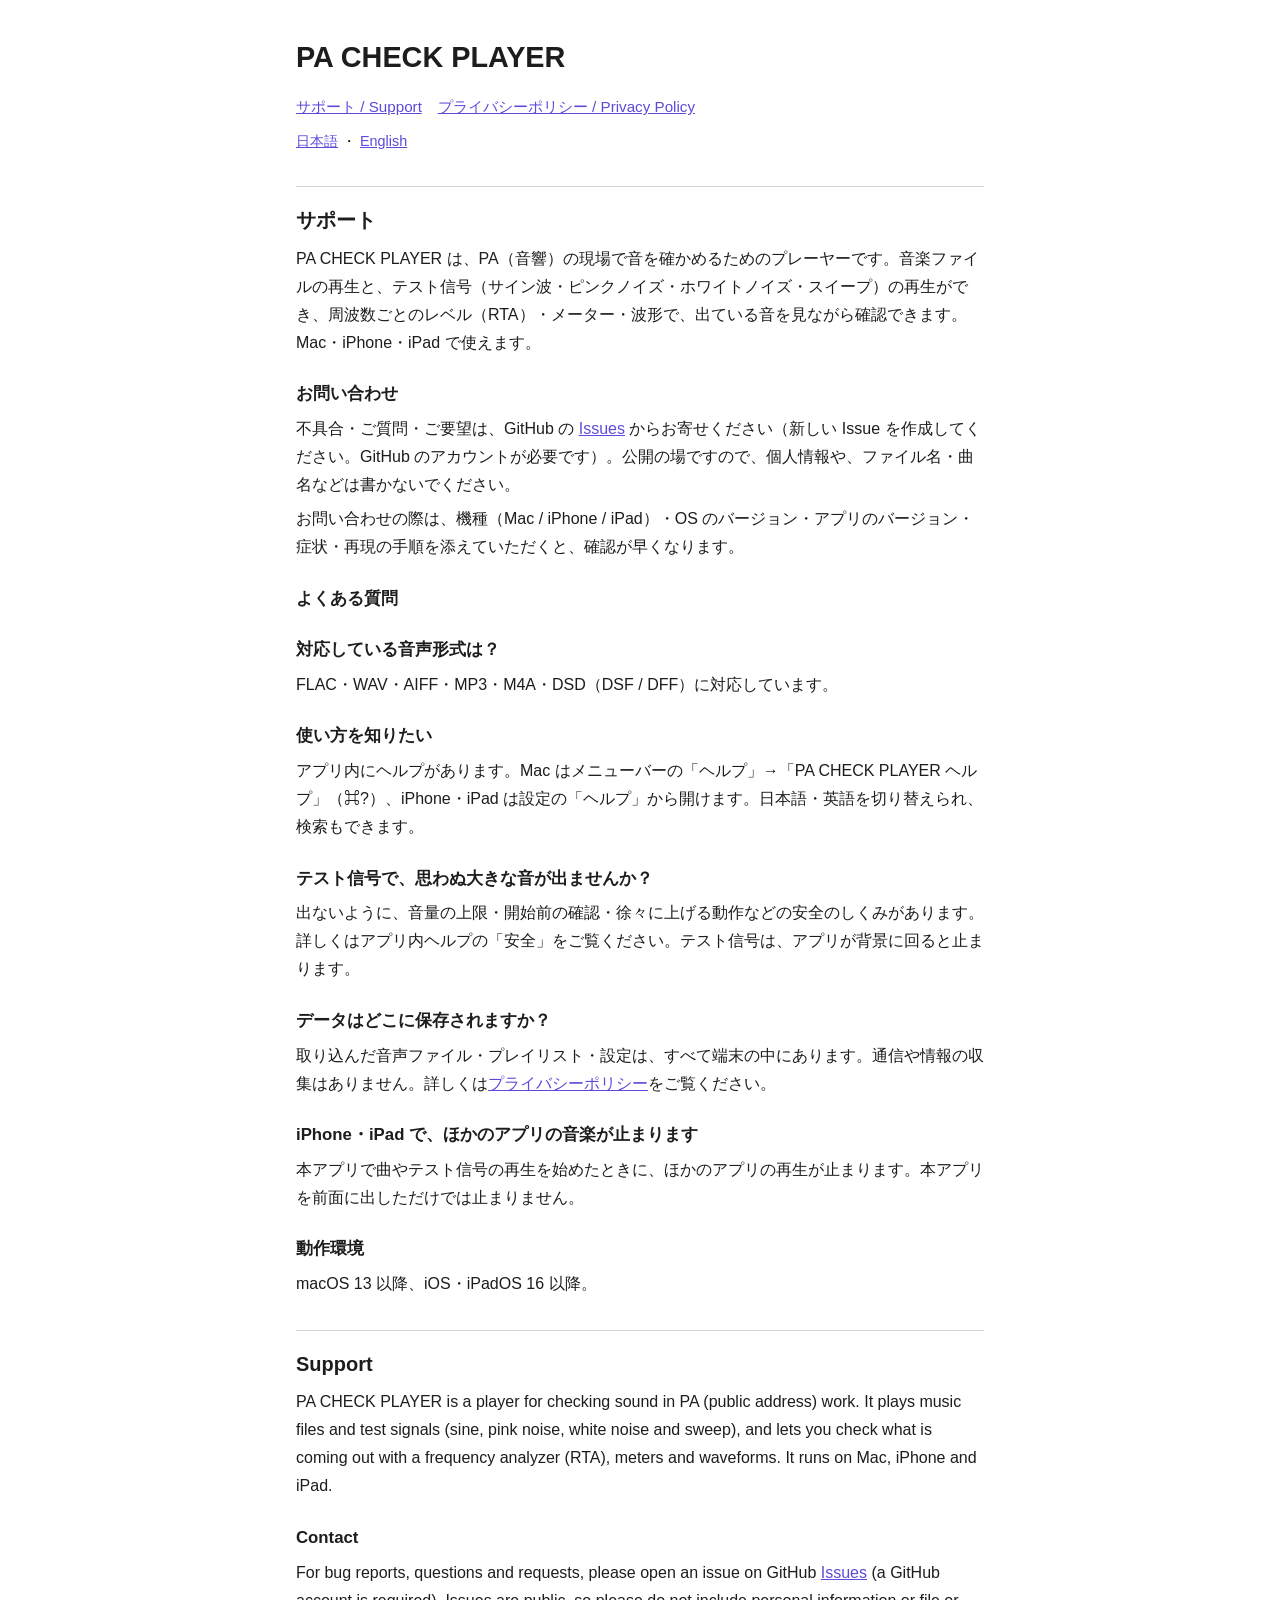
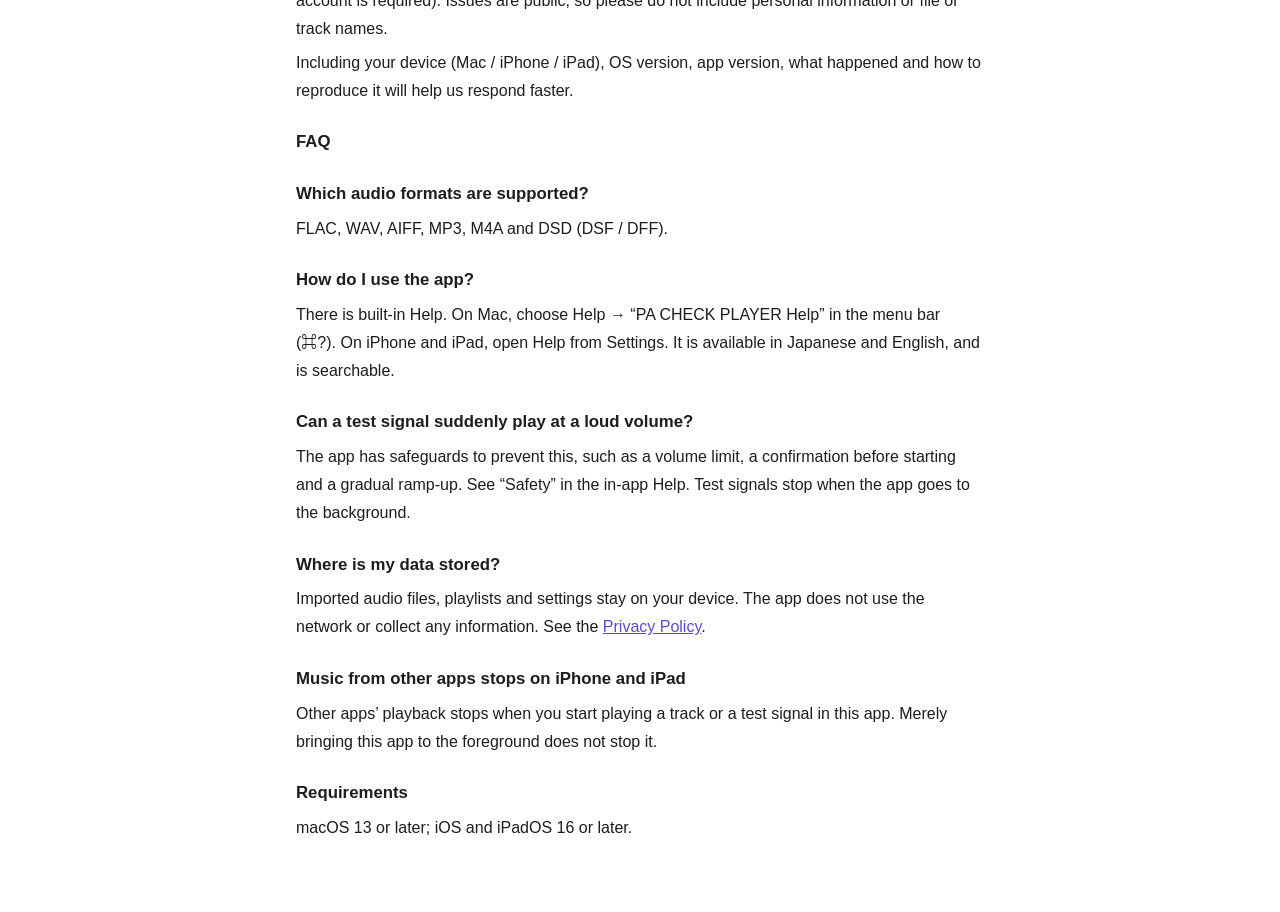
<file: index.html>
<!doctype html>
<html lang="ja">
<head>
<meta charset="utf-8">
<meta name="viewport" content="width=device-width, initial-scale=1">
<title>PA CHECK PLAYER サポート / Support</title>
<link rel="stylesheet" href="style.css">
</head>
<body>
<main>
<h1>PA CHECK PLAYER</h1>
<nav><a href="index.html">サポート / Support</a><a href="privacy.html">プライバシーポリシー / Privacy Policy</a></nav>
<p class="lang"><a href="#ja">日本語</a> ・ <a href="#en">English</a></p>

<section id="ja" lang="ja">
<h2>サポート</h2>
<p>PA CHECK PLAYER は、PA（音響）の現場で音を確かめるためのプレーヤーです。音楽ファイルの再生と、テスト信号（サイン波・ピンクノイズ・ホワイトノイズ・スイープ）の再生ができ、周波数ごとのレベル（RTA）・メーター・波形で、出ている音を見ながら確認できます。Mac・iPhone・iPad で使えます。</p>

<h3>お問い合わせ</h3>
<p>不具合・ご質問・ご要望は、GitHub の <a href="https://github.com/takf1029/PACP-support/issues">Issues</a> からお寄せください（新しい Issue を作成してください。GitHub のアカウントが必要です）。公開の場ですので、個人情報や、ファイル名・曲名などは書かないでください。</p>
<p>お問い合わせの際は、機種（Mac / iPhone / iPad）・OS のバージョン・アプリのバージョン・症状・再現の手順を添えていただくと、確認が早くなります。</p>

<h3>よくある質問</h3>
<h3>対応している音声形式は？</h3>
<p>FLAC・WAV・AIFF・MP3・M4A・DSD（DSF / DFF）に対応しています。</p>

<h3>使い方を知りたい</h3>
<p>アプリ内にヘルプがあります。Mac はメニューバーの「ヘルプ」→「PA CHECK PLAYER ヘルプ」（⌘?）、iPhone・iPad は設定の「ヘルプ」から開けます。日本語・英語を切り替えられ、検索もできます。</p>

<h3>テスト信号で、思わぬ大きな音が出ませんか？</h3>
<p>出ないように、音量の上限・開始前の確認・徐々に上げる動作などの安全のしくみがあります。詳しくはアプリ内ヘルプの「安全」をご覧ください。テスト信号は、アプリが背景に回ると止まります。</p>

<h3>データはどこに保存されますか？</h3>
<p>取り込んだ音声ファイル・プレイリスト・設定は、すべて端末の中にあります。通信や情報の収集はありません。詳しくは<a href="privacy.html">プライバシーポリシー</a>をご覧ください。</p>

<h3>iPhone・iPad で、ほかのアプリの音楽が止まります</h3>
<p>本アプリで曲やテスト信号の再生を始めたときに、ほかのアプリの再生が止まります。本アプリを前面に出しただけでは止まりません。</p>

<h3>動作環境</h3>
<p>macOS 13 以降、iOS・iPadOS 16 以降。</p>
</section>

<section id="en" lang="en">
<h2>Support</h2>
<p>PA CHECK PLAYER is a player for checking sound in PA (public address) work. It plays music files and test signals (sine, pink noise, white noise and sweep), and lets you check what is coming out with a frequency analyzer (RTA), meters and waveforms. It runs on Mac, iPhone and iPad.</p>

<h3>Contact</h3>
<p>For bug reports, questions and requests, please open an issue on GitHub <a href="https://github.com/takf1029/PACP-support/issues">Issues</a> (a GitHub account is required). Issues are public, so please do not include personal information or file or track names.</p>
<p>Including your device (Mac / iPhone / iPad), OS version, app version, what happened and how to reproduce it will help us respond faster.</p>

<h3>FAQ</h3>
<h3>Which audio formats are supported?</h3>
<p>FLAC, WAV, AIFF, MP3, M4A and DSD (DSF / DFF).</p>

<h3>How do I use the app?</h3>
<p>There is built-in Help. On Mac, choose Help → “PA CHECK PLAYER Help” in the menu bar (⌘?). On iPhone and iPad, open Help from Settings. It is available in Japanese and English, and is searchable.</p>

<h3>Can a test signal suddenly play at a loud volume?</h3>
<p>The app has safeguards to prevent this, such as a volume limit, a confirmation before starting and a gradual ramp-up. See “Safety” in the in-app Help. Test signals stop when the app goes to the background.</p>

<h3>Where is my data stored?</h3>
<p>Imported audio files, playlists and settings stay on your device. The app does not use the network or collect any information. See the <a href="privacy.html">Privacy Policy</a>.</p>

<h3>Music from other apps stops on iPhone and iPad</h3>
<p>Other apps’ playback stops when you start playing a track or a test signal in this app. Merely bringing this app to the foreground does not stop it.</p>

<h3>Requirements</h3>
<p>macOS 13 or later; iOS and iPadOS 16 or later.</p>
</section>
</main>
</body>
</html>
</file>
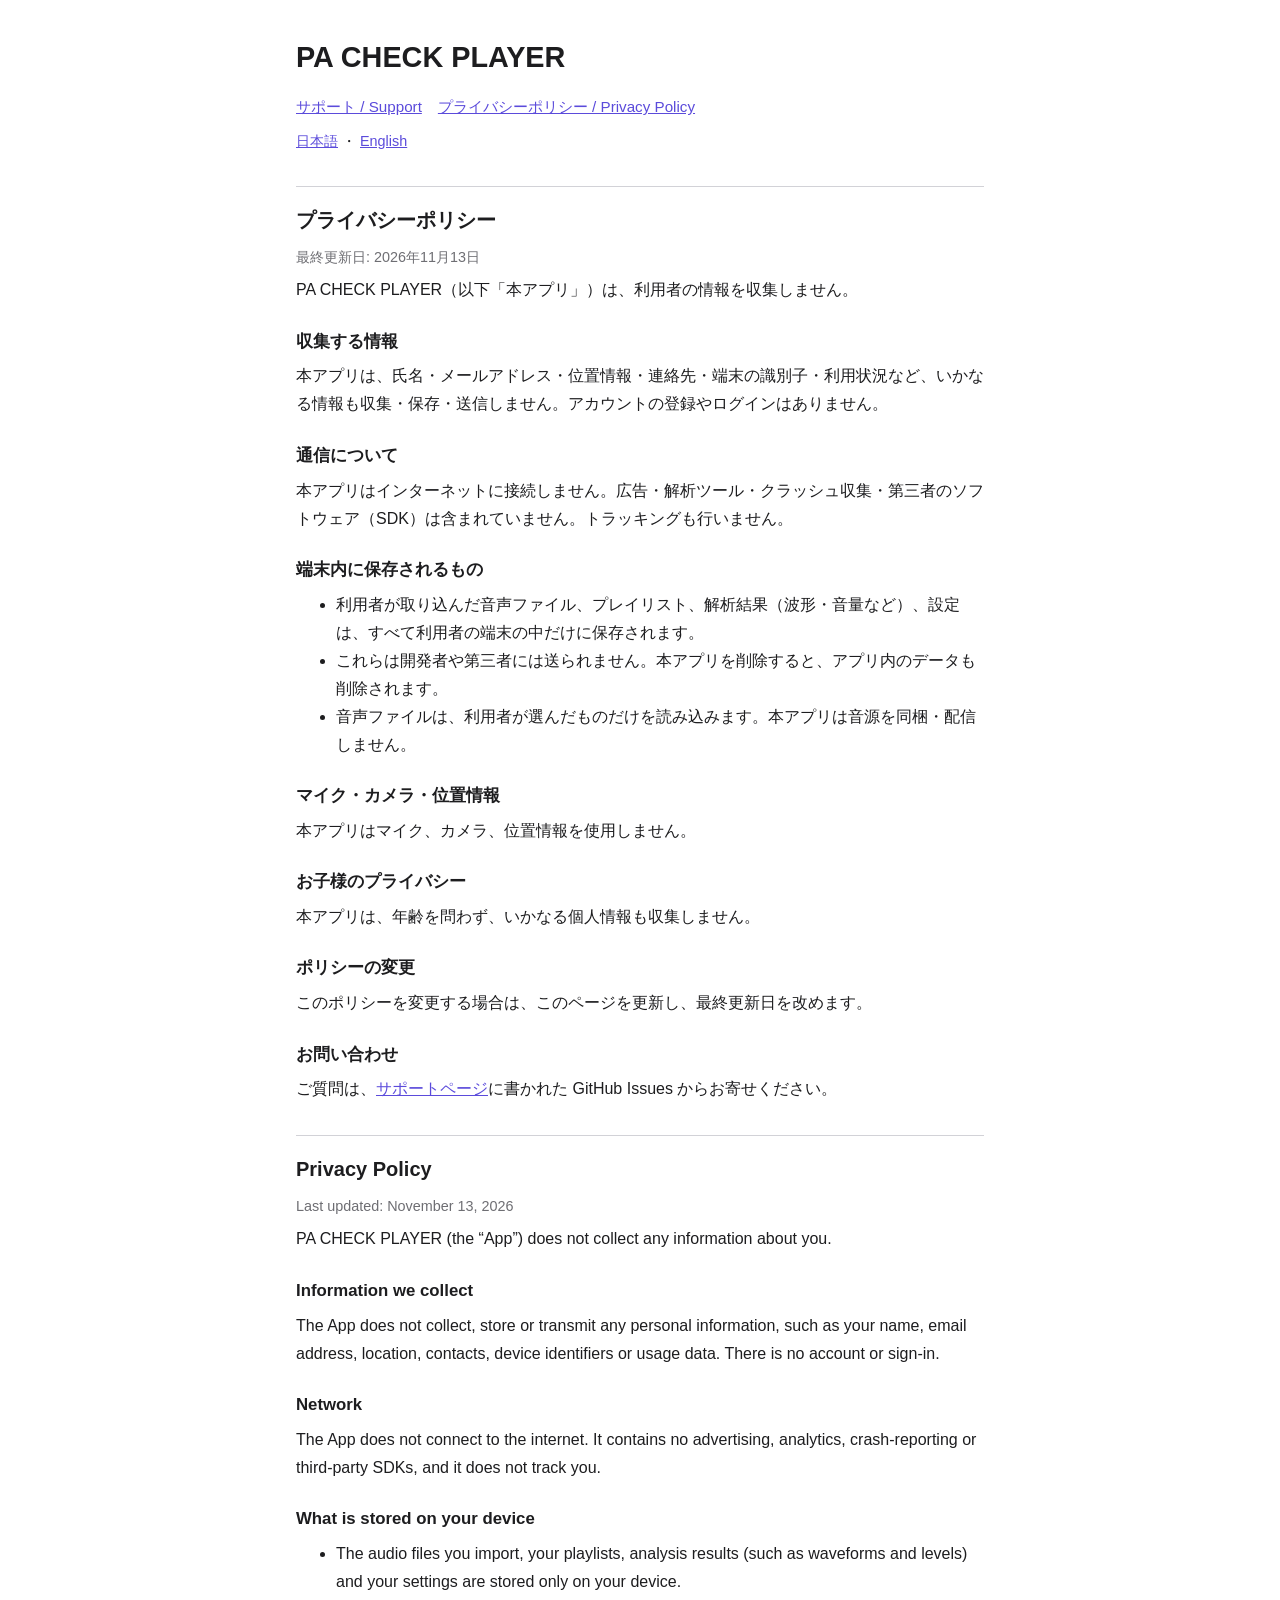
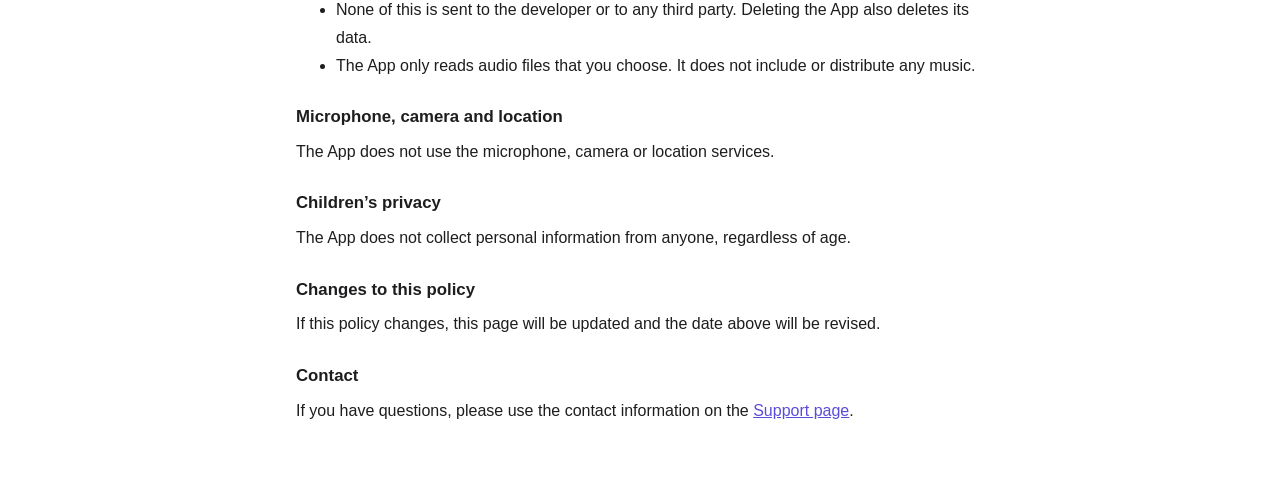
<file: privacy.html>
<!doctype html>
<html lang="ja">
<head>
<meta charset="utf-8">
<meta name="viewport" content="width=device-width, initial-scale=1">
<title>PA CHECK PLAYER プライバシーポリシー / Privacy Policy</title>
<link rel="stylesheet" href="style.css">
</head>
<body>
<main>
<h1>PA CHECK PLAYER</h1>
<nav><a href="index.html">サポート / Support</a><a href="privacy.html">プライバシーポリシー / Privacy Policy</a></nav>
<p class="lang"><a href="#ja">日本語</a> ・ <a href="#en">English</a></p>

<section id="ja" lang="ja">
<h2>プライバシーポリシー</h2>
<p class="muted">最終更新日: 2026年11月13日</p>
<p>PA CHECK PLAYER（以下「本アプリ」）は、利用者の情報を収集しません。</p>

<h3>収集する情報</h3>
<p>本アプリは、氏名・メールアドレス・位置情報・連絡先・端末の識別子・利用状況など、いかなる情報も収集・保存・送信しません。アカウントの登録やログインはありません。</p>

<h3>通信について</h3>
<p>本アプリはインターネットに接続しません。広告・解析ツール・クラッシュ収集・第三者のソフトウェア（SDK）は含まれていません。トラッキングも行いません。</p>

<h3>端末内に保存されるもの</h3>
<ul>
  <li>利用者が取り込んだ音声ファイル、プレイリスト、解析結果（波形・音量など）、設定は、すべて利用者の端末の中だけに保存されます。</li>
  <li>これらは開発者や第三者には送られません。本アプリを削除すると、アプリ内のデータも削除されます。</li>
  <li>音声ファイルは、利用者が選んだものだけを読み込みます。本アプリは音源を同梱・配信しません。</li>
</ul>

<h3>マイク・カメラ・位置情報</h3>
<p>本アプリはマイク、カメラ、位置情報を使用しません。</p>

<h3>お子様のプライバシー</h3>
<p>本アプリは、年齢を問わず、いかなる個人情報も収集しません。</p>

<h3>ポリシーの変更</h3>
<p>このポリシーを変更する場合は、このページを更新し、最終更新日を改めます。</p>

<h3>お問い合わせ</h3>
<p>ご質問は、<a href="index.html">サポートページ</a>に書かれた GitHub Issues からお寄せください。</p>
</section>

<section id="en" lang="en">
<h2>Privacy Policy</h2>
<p class="muted">Last updated: November 13, 2026</p>
<p>PA CHECK PLAYER (the “App”) does not collect any information about you.</p>

<h3>Information we collect</h3>
<p>The App does not collect, store or transmit any personal information, such as your name, email address, location, contacts, device identifiers or usage data. There is no account or sign-in.</p>

<h3>Network</h3>
<p>The App does not connect to the internet. It contains no advertising, analytics, crash-reporting or third-party SDKs, and it does not track you.</p>

<h3>What is stored on your device</h3>
<ul>
  <li>The audio files you import, your playlists, analysis results (such as waveforms and levels) and your settings are stored only on your device.</li>
  <li>None of this is sent to the developer or to any third party. Deleting the App also deletes its data.</li>
  <li>The App only reads audio files that you choose. It does not include or distribute any music.</li>
</ul>

<h3>Microphone, camera and location</h3>
<p>The App does not use the microphone, camera or location services.</p>

<h3>Children’s privacy</h3>
<p>The App does not collect personal information from anyone, regardless of age.</p>

<h3>Changes to this policy</h3>
<p>If this policy changes, this page will be updated and the date above will be revised.</p>

<h3>Contact</h3>
<p>If you have questions, please use the contact information on the <a href="index.html">Support page</a>.</p>
</section>
</main>
</body>
</html>
</file>
<file: style.css>
:root { --bg:#ffffff; --fg:#1d1d1f; --muted:#6e6e73; --line:#d2d2d7; --accent:#5b4bdb; }
@media (prefers-color-scheme: dark) { :root { --bg:#0d0d1a; --fg:#f2f2f7; --muted:#a1a1aa; --line:#2c2c3e; --accent:#9b8cff; } }
* { box-sizing: border-box; }
body { margin:0; background:var(--bg); color:var(--fg); font:16px/1.75 -apple-system,BlinkMacSystemFont,"Hiragino Sans","Noto Sans JP","Segoe UI",sans-serif; }
main { max-width:720px; margin:0 auto; padding:32px 16px 64px; }
h1 { font-size:1.8rem; margin:0 0 4px; }
h2 { font-size:1.25rem; margin:2rem 0 .4rem; padding-top:1rem; border-top:1px solid var(--line); }
h3 { font-size:1.05rem; margin:1.4rem 0 .2rem; }
p, ul { margin:.4rem 0; }
.muted { color:var(--muted); font-size:.9rem; }
a { color:var(--accent); }
nav { display:flex; gap:16px; flex-wrap:wrap; margin:12px 0 8px; font-size:.95rem; }
.lang { margin:8px 0 0; font-size:.9rem; }
</file>
